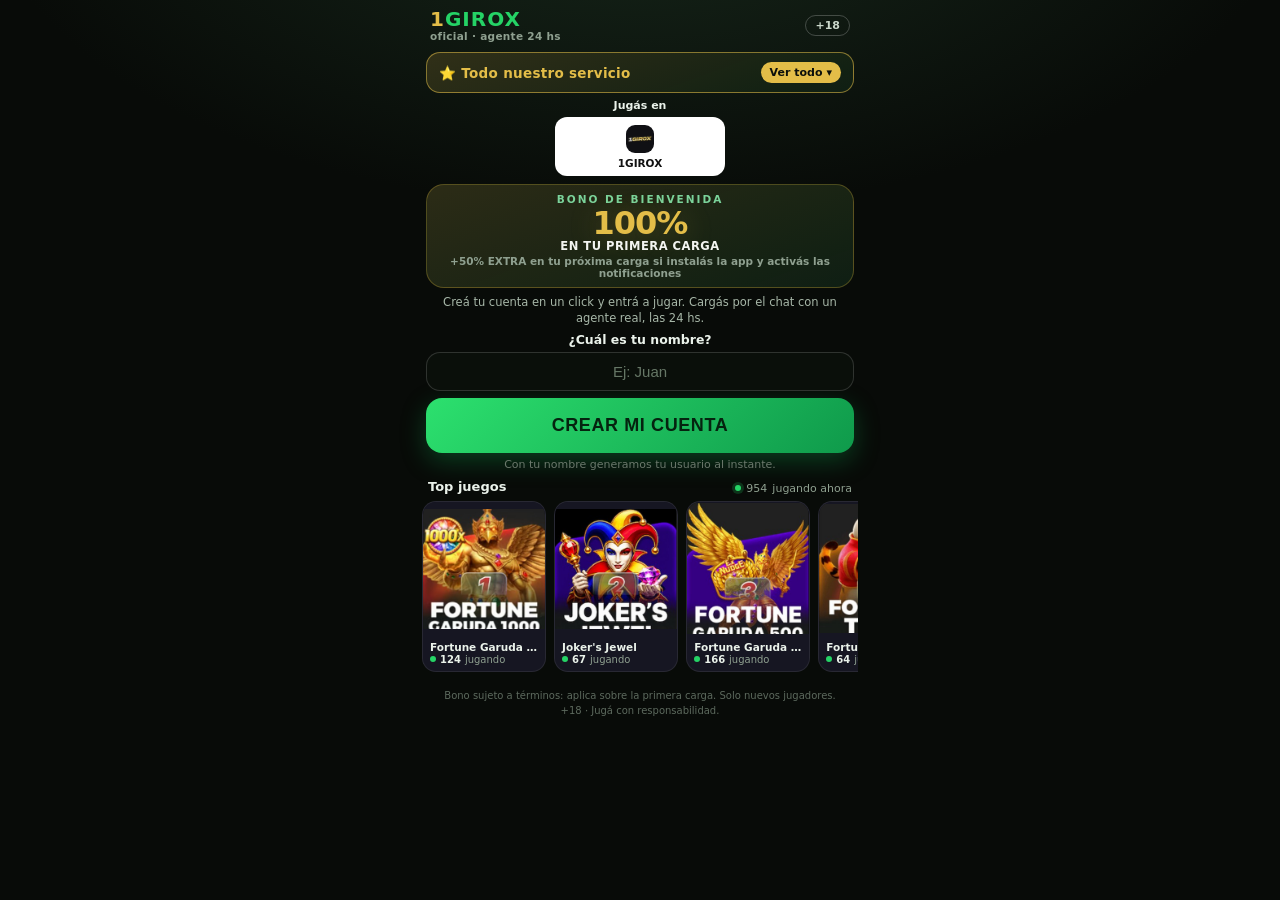
<file: landing/index.html>
<!DOCTYPE html>
<html lang="es">
<head>
<meta charset="utf-8">
<meta name="viewport" content="width=device-width, initial-scale=1, viewport-fit=cover">
<title>CARGAS 1GIROX — Creá tu cuenta</title>
<style>
  :root { color-scheme: dark; }
  * { box-sizing: border-box; margin: 0; padding: 0; }
  html, body { height: 100%; }
  body {
    font-family: "Segoe UI", system-ui, -apple-system, Roboto, sans-serif;
    background:
      radial-gradient(1100px 560px at 50% -14%, #17281b 0%, rgba(8,11,8,0) 60%),
      #080b08;
    color: #f3f5f1; min-height: 100%;
    display: flex; flex-direction: column; align-items: center;
    -webkit-font-smoothing: antialiased;
  }
  a { color: inherit; }

  /* Header */
  .top {
    width: 100%; max-width: 460px; display: flex; align-items: center;
    justify-content: space-between; padding: 8px 20px calc(0px + env(safe-area-inset-top,0px));
  }
  .logo { display: flex; align-items: center; gap: 9px; }
  .logo .mark { font-size: 20px; font-weight: 900; letter-spacing: 1px; line-height: 1.1; }
  .logo .mark .g { color: #e3bd48; } .logo .mark .x { color: #25d366; }
  .logo small { display: block; font-size: 10.5px; font-weight: 600; color: #8fa090; letter-spacing: .3px; }
  .plus18 {
    font-size: 11px; font-weight: 800; color: #cbd8cb;
    border: 1px solid rgba(255,255,255,0.22); border-radius: 999px; padding: 3px 9px;
  }

  main {
    width: 100%; max-width: 460px; flex: 1;
    padding: 4px 16px calc(20px + env(safe-area-inset-bottom,0px));
    display: flex; flex-direction: column;
  }

  /* Banner de bono */
  .promo {
    margin-top: 8px; border-radius: 18px; overflow: hidden;
    border: 1px solid rgba(212,175,55,0.3);
    background:
      linear-gradient(160deg, rgba(227,189,72,0.14), rgba(15,122,61,0.10)),
      #0e140e;
    padding: 8px 14px 8px; text-align: center;
  }
  .promo .eyebrow {
    font-size: 10.5px; font-weight: 800; letter-spacing: 2px; text-transform: uppercase;
    color: #7bd39b;
  }
  .promo .big {
    font-size: 32px; font-weight: 900; line-height: 1; letter-spacing: -1px;
    color: #e3bd48; text-shadow: 0 4px 30px rgba(227,189,72,0.28); margin: 2px 0 0;
  }
  .promo .sub { font-size: 11.5px; font-weight: 800; color: #f3f5f1; letter-spacing: .5px; }
  .promo .note { font-size: 10.5px; font-weight: 700; color: #8fa090; margin-top: 2px; }

  /* Copy */
  .pitch { text-align: center; color: #a7b7a8; font-size: 11.5px; line-height: 1.35; margin: 7px 4px 6px; }

  /* Form */
  .qname { text-align: center; font-size: 12.5px; font-weight: 800; color: #eaf2ea; margin-bottom: 5px; }
  input {
    width: 100%; padding: 10px 12px; font-size: 15px; color: #fff; text-align: center;
    background: #0a0f0a; border: 1px solid rgba(255,255,255,0.15); border-radius: 14px; outline: none;
    transition: border-color .2s, box-shadow .2s;
  }
  input::placeholder { color: #667766; }
  input:focus { border-color: #25d366; box-shadow: 0 0 0 3px rgba(37,211,102,0.16); }
  .cta {
    width: 100%; margin-top: 7px; padding: 11px; font-size: 14px; font-weight: 900; letter-spacing: .4px;
    color: #05230f; background: linear-gradient(135deg, #2ce06e, #0f9a4b);
    border: none; border-radius: 14px; cursor: pointer;
    display: flex; align-items: center; justify-content: center; gap: 9px;
    transition: transform .12s, filter .2s;
  }
  .cta:hover { filter: brightness(1.06); }
  .cta:active { transform: scale(0.99); }
  .cta:disabled { filter: saturate(.5) brightness(.85); cursor: default; }
  .hint { text-align: center; font-size: 11px; color: #6b786c; margin-top: 5px; margin-bottom: 4px; }
  .msg { text-align: center; font-size: 13px; min-height: 0; margin-top: 0; } .msg.err { margin-top: 6px; }
  .msg.err { color: #ff9090; }

  .spin {
    width: 17px; height: 17px; border-radius: 50%;
    border: 2px solid rgba(5,35,15,0.35); border-top-color: #05230f;
    animation: rot .7s linear infinite;
  }
  @keyframes rot { to { transform: rotate(360deg); } }

  /* Trust */
  .trust {
    display: flex; align-items: center; justify-content: center; gap: 14px; flex-wrap: wrap;
    margin-top: 12px; font-size: 11.5px; color: #8fa090;
  }
  .trust span { display: inline-flex; align-items: center; gap: 6px; }
  .trust .d { width: 5px; height: 5px; border-radius: 50%; background: #25d366; }
  .legal { text-align: center; font-size: 10px; color: #5d6a5e; line-height: 1.5; margin-top: 12px; }

  /* Pantalla de credenciales */
  .done { display: none; text-align: center; margin-top: 24px; }
  .done.on { display: block; animation: fade .4s ease; }
  @keyframes fade { from { opacity: 0; transform: translateY(8px); } to { opacity: 1; transform: none; } }
  .done h2 { font-size: 22px; font-weight: 900; margin-bottom: 4px; }
  .done h2 .em { color: #25d366; }
  .done .p { color: #a7b7a8; font-size: 14px; margin-bottom: 20px; }
  .cred {
    background: #0e140e; border: 1px solid rgba(212,175,55,0.3); border-radius: 14px;
    padding: 16px; display: grid; gap: 12px; text-align: left; margin-bottom: 8px;
  }
  .cred .row { display: flex; align-items: center; justify-content: space-between; gap: 12px; }
  .cred .k { font-size: 11px; font-weight: 800; letter-spacing: 1px; color: #8fa090; text-transform: uppercase; }
  .cred .v { font-size: 20px; font-weight: 900; color: #f3f5f1; font-family: "Courier New", monospace; letter-spacing: 1px; }
  .cred .v.gold { color: #e3bd48; }
  .save-note { font-size: 12px; color: #e3bd48; margin-bottom: 16px; }

  /* Popup de enganche */
  .pop {
    position: fixed; inset: 0; background: rgba(4,6,4,0.72);
    display: none; align-items: center; justify-content: center; padding: 24px; z-index: 50;
  }
  .pop.on { display: flex; animation: fade .25s ease; }
  .pop .box {
    width: 100%; max-width: 360px; background: #10160f; border: 1px solid rgba(212,175,55,0.35);
    border-radius: 20px; padding: 26px 22px; text-align: center; box-shadow: 0 24px 70px rgba(0,0,0,0.6);
  }
  .pop h3 { font-size: 20px; font-weight: 900; margin-bottom: 6px; }
  .pop p { color: #a7b7a8; font-size: 14px; line-height: 1.5; margin-bottom: 18px; }
  .pop .later {
    display: inline-block; margin-top: 12px; font-size: 13px; color: #8fa090;
    text-decoration: underline; cursor: pointer; background: none; border: none;
  }
  @media (prefers-reduced-motion: reduce) { .spin { animation: none; } .done.on, .pop.on { animation: none; } }

  /* ── Plataformas (3 íconos) y servicios resumidos (sólo título) — pedido del owner 2026-10-19 ── */
  /* #552: carrusel de juegos (como el Inicio de la app) */
  .games-h { display: flex; align-items: baseline; justify-content: space-between; margin-top: 8px; padding: 0 2px; }
  .games-h b { font-size: 13px; font-weight: 900; color: #eaf2ea; } .games-h small { font-size: 11px; color: #8fa090; display: inline-flex; align-items: center; gap: 5px; }
  .games-h .d { width: 6px; height: 6px; border-radius: 50%; background: #25d366; box-shadow: 0 0 0 3px rgba(37,211,102,.2); display: inline-block; }
  .games { display: flex; gap: 8px; overflow-x: auto; scroll-snap-type: x mandatory; scrollbar-width: none; margin: 6px -4px 0; padding: 0 4px 4px; }
  .games::-webkit-scrollbar { display: none; }
  .game { flex: 0 0 29%; max-width: 128px; scroll-snap-align: start; border-radius: 14px; overflow: hidden; background: #161622; border: 1px solid rgba(255,255,255,0.08); }
  .game img { width: 100%; aspect-ratio: 300 / 330; height: auto; object-fit: contain; display: block; background: #161622; }
  .game .gn { display: block; padding: 5px 7px 1px; font-size: 10.5px; font-weight: 800; color: #eaf2ea; white-space: nowrap; overflow: hidden; text-overflow: ellipsis; }
  .game .gp { display: flex; align-items: center; gap: 4px; padding: 0 7px 6px; font-size: 10px; color: #8fa090; }
  .game .gp i { width: 6px; height: 6px; border-radius: 50%; background: #25d366; display: inline-block; } .game .gp b { color: #eaf2ea; transition: opacity .25s; } .game .gp b.tick { opacity: .35; }
  /* #554: "Todo nuestro servicio" plegable arriba + plataformas en una fila afuera */
  details.svc { margin-top: 6px; border-radius: 14px; border: 1.5px solid rgba(227,189,72,0.55); background: linear-gradient(160deg, rgba(227,189,72,0.16), rgba(15,122,61,0.10)), #0e140e; padding: 0; }
  details.svc summary { list-style: none; cursor: pointer; display: flex; align-items: center; justify-content: space-between; gap: 8px; padding: 9px 12px; }
  details.svc summary::-webkit-details-marker { display: none; }
  .svc-t { font-size: 13.5px; font-weight: 900; color: #e3bd48; letter-spacing: .3px; }
  .svc-more { font-size: 11px; font-weight: 800; color: #0b0f0b; background: #e3bd48; border-radius: 999px; padding: 4px 9px; display: inline-flex; align-items: center; gap: 4px; }
  .svc-more i { font-style: normal; transition: transform .2s; } details[open] .svc-more i { transform: rotate(180deg); }
  .svc-more .on-open { display: none; } details[open] .svc-more .on-open { display: inline; } details[open] .svc-more .on-closed { display: none; }
  .svc-body { display: grid; grid-template-columns: 1fr 1fr; gap: 6px; padding: 0 10px 10px; }
  .sv { display: flex; gap: 7px; align-items: flex-start; background: rgba(0,0,0,0.25); border: 1px solid rgba(255,255,255,0.08); border-radius: 11px; padding: 7px 8px; }
  .sv i { width: 22px; height: 22px; flex: 0 0 22px; border-radius: 50%; background: rgba(227,189,72,0.16); color: #e3bd48; display: inline-flex; align-items: center; justify-content: center; } .sv i svg { width: 12px; height: 12px; }
  .sv b { display: block; font-size: 11px; font-weight: 900; color: #eaf2ea; line-height: 1.2; } .sv b span { color: #25d366; }
  .sv small { display: block; font-size: 9.5px; color: #8fa090; line-height: 1.3; margin-top: 1px; }
  .plats-box { margin-top: 6px; }
  .plats-k { text-align: center; font-size: 11px; font-weight: 900; color: #eaf2ea; margin-bottom: 5px; }
  .plats-box .plats { grid-template-columns: 1fr; max-width: 170px; margin: 0 auto; gap: 6px; }
  .plats-box .plat { padding: 7px 4px 6px; border-radius: 12px; font-size: 10.5px; gap: 4px; }
  .plats-box .plat img, .plats-box .plat .ini { width: 28px; height: 28px; border-radius: 9px; }
  /* centrado robusto (la página y el popup se veían corridos) */
  html, body { overflow-x: hidden; }
  .top, main { margin: 0 auto; }
  .pop { width: 100vw; padding: 20px; }
  .pop .box { width: min(100%, 340px); margin: 0 auto; }
  /* (viejo bloque unificado, ya no se usa) */
  .svc { margin-top: 10px; background: #0e140e; border: 1px solid rgba(255,255,255,0.10); border-radius: 16px; padding: 10px 10px 10px; }
  .svc-h { text-align: center; margin-bottom: 8px; } .svc-h b { display: block; font-size: 13px; font-weight: 900; color: #eaf2ea; } .svc-h small { font-size: 10.5px; color: #8fa090; }
  .plats-h { display: none; }
  .plats-h b { display: block; font-size: 13px; font-weight: 800; color: #eaf2ea; }
  .plats-h small { font-size: 11px; color: #8fa090; }
  .plats { display: grid; grid-template-columns: repeat(3, 1fr); gap: 6px; margin-top: 0; }
  /* #545 (owner): fondo BLANCO en las plataformas (sobre el fondo oscuro los logos se veían tapados) */
  .plat { position: relative; display: flex; flex-direction: column; align-items: center; gap: 4px; background: #ffffff; border: 1px solid rgba(255,255,255,0.35); border-radius: 12px; padding: 8px 4px 6px; font-size: 10.5px; font-weight: 800; color: #111; }
  .plat img, .plat .ini { width: 30px; height: 30px; border-radius: 9px; object-fit: cover; background: #fff; }
  .plat .ini { display: inline-flex; align-items: center; justify-content: center; background: linear-gradient(135deg, #e3bd48, #9c853a); color: #0b0f0b; font-size: 18px; font-weight: 900; }
  .plat small { position: absolute; top: 6px; right: 6px; font-size: 8px; font-weight: 800; letter-spacing: .3px; text-transform: uppercase; color: #6f6f6f; background: #f1f1f1; border-radius: 999px; padding: 2px 6px; }
  .plat.soon { color: #6f6f6f; } .plat.soon img { filter: grayscale(.4); opacity: .85; }
  .sys { display: grid; grid-template-columns: repeat(3, 1fr); gap: 5px; margin-top: 8px; }
  .sy { display: inline-flex; align-items: center; justify-content: center; gap: 4px; background: #0a0f0a; border: 1px solid rgba(255,255,255,0.10); border-radius: 999px; padding: 5px 4px; font-size: 9.5px; font-weight: 700; color: #eaf2ea; white-space: nowrap; overflow: hidden; }
  .sy i { width: 16px; height: 16px; flex: 0 0 16px; border-radius: 50%; background: rgba(227,189,72,0.14); color: #e3bd48; display: inline-flex; align-items: center; justify-content: center; }
  .sy i svg { width: 10px; height: 10px; }
  .sy b { color: #25d366; font-weight: 900; }
  /* Barra de progreso: nombre → cuenta creada → entra solo */
  .prog { display: none; margin-top: 14px; text-align: center; }
  .prog.on { display: block; }
  .prog b { display: block; font-size: 15px; font-weight: 900; color: #eaf2ea; margin-bottom: 8px; }
  .bar { width: 100%; max-width: 300px; height: 10px; margin: 0 auto; border-radius: 999px; background: #0a0f0a; border: 1px solid rgba(255,255,255,0.10); overflow: hidden; }
  .bar i { display: block; height: 100%; width: 35%; margin-left: -35%; border-radius: 999px; background: linear-gradient(135deg, #2ce06e, #0f9a4b); animation: bar 1.6s ease-in-out infinite; }
  .prog.in .bar i { width: 95%; margin-left: 0; animation: none; transition: width .9s ease; }
  @keyframes bar { to { margin-left: 100%; } }
  .prog small { display: block; margin-top: 8px; font-size: 11.5px; color: #8fa090; }
  .refhint { display: none; margin: 0 0 10px; text-align: center; font-size: 12px; font-weight: 800; color: #e3bd48; background: rgba(227,189,72,0.10); border: 1px solid rgba(227,189,72,0.35); border-radius: 999px; padding: 6px 10px; }
  .refhint.on { display: block; }
  /* #800 (owner): "crear usuario más grande" */
  .cta#cta { padding: 17px 16px !important; font-size: 18px !important; letter-spacing: .6px !important; border-radius: 16px !important; box-shadow: 0 8px 24px rgba(15, 154, 75, .35); animation: ctaPulse 1.6s ease-in-out infinite; }
  @keyframes ctaPulse { 0%, 100% { transform: scale(1); } 50% { transform: scale(1.03); } }
  @media (prefers-reduced-motion: reduce) { .cta#cta { animation: none; } }
</style>
</head>
<body>
  <div class="top">
    <div class="logo"><span><span class="mark"><span class="g">1</span><span class="x">GIROX</span></span><small>oficial · agente 24 hs</small></span></div>
    <div class="plus18">+18</div>
  </div>

  <main>
    <!-- #554 (owner): "Todo nuestro servicio" ARRIBA, bien remarcado y plegable (Ver todo = el detalle); las plataformas debajo, afuera -->
    <details class="svc" id="svc">
      <summary><span class="svc-t">⭐ Todo nuestro servicio</span><span class="svc-more"><b class="on-closed">Ver todo</b><b class="on-open">Cerrar</b> <i>▾</i></span></summary>
      <div class="svc-body">
        <div class="sv" data-s="carga"><i><svg viewBox="0 0 24 24" fill="none" stroke="currentColor" stroke-width="2" stroke-linecap="round" stroke-linejoin="round"><path d="M13 2L4.5 13.5H11l-1 8.5 8.5-11.5H12z"/></svg></i><div><b>Carga con agente 24 hs</b><small>Mandás el comprobante por el chat y un agente te acredita en minutos, a toda hora.</small></div></div>
        <div class="sv" data-s="reembolso"><i><svg viewBox="0 0 24 24" fill="none" stroke="currentColor" stroke-width="2" stroke-linecap="round" stroke-linejoin="round"><path d="M3 12a9 9 0 1 0 3-6.7"/><path d="M3 4v5h5"/><path d="M12 8v4l3 2"/></svg></i><div><b>Reembolso por rango <span id="sysRefund"></span></b><small>Sobre lo que perdés en el período. Subís de rango y cobrás más, desde la app.</small></div></div>
        <div class="sv" data-s="ruleta"><i><svg viewBox="0 0 24 24" fill="none" stroke="currentColor" stroke-width="2" stroke-linecap="round" stroke-linejoin="round"><circle cx="12" cy="12" r="9"/><path d="M12 3v18M3 12h18M6.4 6.4l11.2 11.2M17.6 6.4L6.4 17.6"/></svg></i><div><b>Ruleta diaria</b><small>Un giro por día con % extra y premios en plata.</small></div></div>
        <div class="sv" data-s="fueguito"><i><svg viewBox="0 0 24 24" fill="none" stroke="currentColor" stroke-width="2" stroke-linecap="round" stroke-linejoin="round"><path d="M12 3c1 3 4 4.5 4 8.5a4 4 0 0 1-8 0c0-1.5.5-2.5 1.5-3.5.3 1.2 1 2 2 2.5C11.5 8 11 5.5 12 3z"/><path d="M8 13c-1.5 1.5-2 3-2 4.5a6 6 0 0 0 12 0c0-1.5-.5-3-2-4.5"/></svg></i><div><b>Fueguito 🔥</b><small>Mantené la racha de cargas y cobrás premios en efectivo.</small></div></div>
        <div class="sv" data-s="referidos"><i><svg viewBox="0 0 24 24" fill="none" stroke="currentColor" stroke-width="2" stroke-linecap="round" stroke-linejoin="round"><circle cx="9" cy="8" r="3.2"/><circle cx="17" cy="9" r="2.6"/><path d="M3 19c0-3.3 2.7-6 6-6s6 2.7 6 6"/><path d="M15.5 14.2c2.6.3 4.5 2.4 4.5 4.8"/></svg></i><div><b>Referidos <span id="sysRef"></span></b><small>Invitás amigos y cobrás un % de su actividad, todos los meses.</small></div></div>
        <div class="sv" data-s="vip"><i><svg viewBox="0 0 24 24" fill="none" stroke="currentColor" stroke-width="2" stroke-linecap="round" stroke-linejoin="round"><path d="M3 8l4.5 4L12 5l4.5 7L21 8l-2 10H5z"/><path d="M5 20h14"/></svg></i><div><b>Niveles VIP</b><small>Subís de nivel con bonos y rakeback.</small></div></div>
        <div class="sv" data-s="soporte"><i><svg viewBox="0 0 24 24" fill="none" stroke="currentColor" stroke-width="2" stroke-linecap="round" stroke-linejoin="round"><path d="M20 12.5a7.5 7.5 0 0 1-11 6.6L4 20l1.2-4.4A7.5 7.5 0 1 1 20 12.5z"/></svg></i><div><b>Agente real 24 hs</b><small>Una persona te responde por chat, de día y de noche.</small></div></div>
        <div class="sv" data-s="retiros"><i><svg viewBox="0 0 24 24" fill="none" stroke="currentColor" stroke-width="2" stroke-linecap="round" stroke-linejoin="round"><rect x="3" y="5" width="18" height="14" rx="3"/><path d="M3 10h18M7 15h3"/></svg></i><div><b>Retiros a tu CBU</b><small>Un agente los confirma y salen al toque.</small></div></div>
      </div>
    </details>
    <!-- #557 (owner): "Elegí dónde jugar" arriba y las 3 plataformas debajo, en 3 columnas (la fila horizontal se salía de la pantalla) -->
    <div class="plats-box"><div class="plats-k">Jugás en</div><div class="plats" id="plats"></div></div>

    <!-- Pantalla 1: bono + form -->
    <section id="scForm">
      <div class="promo">
        <div class="eyebrow">Bono de bienvenida</div>
        <div class="big" id="bonusBig">100%</div>
        <div class="sub" id="bonusSub">EN TU PRIMERA CARGA</div>
        <div class="note" id="bonusNote">+50% EXTRA en tu próxima carga si instalás la app y activás las notificaciones</div>
      </div>

      <p class="pitch">Creá tu cuenta en un click y entrá a jugar. Cargás por el chat con un agente real, las 24 hs.</p>

      <form id="form" autocomplete="off">
        <div class="qname">¿Cuál es tu nombre?</div>
        <input id="name" type="text" placeholder="Ej: Juan" maxlength="40" required>
        <button class="cta" id="cta" type="submit"><span id="ctaLabel">CREAR MI CUENTA</span></button>
        <div class="hint">Con tu nombre generamos tu usuario al instante.</div>
        <div class="msg" id="msg" role="status" aria-live="polite"></div>
      </form>

      <!-- Barra de progreso: la cuenta se crea y ENTRA solo (usuario y clave quedan en Perfil, dentro de la app) -->
      <div class="prog" id="prog" aria-live="polite">
        <b id="progTxt">Creando tu cuenta…</b>
        <div class="bar"><i></i></div>
        <small>Tu usuario y tu clave quedan en Perfil. Es la misma clave para la app y para la plataforma.</small>
      </div>

      <!-- #546 (owner): se sacó la línea de confianza (acreditación · retiros · soporte) -->

      <!-- #552 (owner): carrusel de juegos (las fotos del Inicio de la app) y debajo TODO el servicio en un solo bloque -->
      <div class="games-h"><b>Top juegos</b><small><i class="d"></i><span id="gamesLive">0</span> jugando ahora</small></div>
      <div class="games" id="games"></div>

      <p class="legal">
        Bono sujeto a términos: aplica sobre la primera carga. Solo nuevos jugadores.<br>
        +18 · Jugá con responsabilidad.
      </p>
    </section>

    <!-- Pantalla 2: credenciales -->
    <section class="done" id="scDone">
      <h2>¡Listo! <span class="em">Tu cuenta está creada</span></h2>
      <p class="p">Anotá tus datos y entrá a jugar.</p>
      <div class="cred">
        <div class="row"><span class="k">Usuario</span><span class="v" id="outUser">—</span></div>
        <div class="row"><span class="k">Clave</span><span class="v gold" id="outPass">—</span></div>
      </div>
      <div class="save-note">📌 Guardá tu usuario y clave para volver a entrar cuando quieras.</div>
      <button class="cta" id="enterBtn" type="button">ENTRAR A MI CUENTA →</button>
    </section>
  </main>

  <!-- Popup de enganche -->
  <div class="pop" id="pop">
    <div class="box">
      <h3>¡Esperá! 🎁 Tu bono te espera</h3>
      <p>Creá tu cuenta ahora y activá tu bono de bienvenida. Tarda menos de un minuto.</p>
      <button class="cta" id="popCta" type="button">CREAR MI CUENTA</button>
      <button class="later" id="popLater" type="button">seguir mirando</button>
    </div>
  </div>

<script>
(function () {
  // ==== CONFIGURAR ====
  // #225 (owner 2026-11-03): landing con el diseño de la de PICACOMPARTIDO (servicios plegables, plataforma, carrusel de
  // juegos, barra de progreso) adaptada a ESTA página = carga MANUAL con un agente 24 hs (la otra es carga automática).
  // Los % reales (reembolso, referidos, bono por instalar la app) salen de GET /api/landing/info de este backend: nada hardcodeado.
  var API_BASE_DEFAULT = 'https://cargas1girox.com'; // ⚠️ backend de CARGAS 1GIROX (este repo, PUBLIC_BASE_URL). NO es vipcargas.com (ese tiene challenge de Cloudflare y rompe el CORS) ni el dominio de otra página.
  var CAMPAIGN_CODE = '';                            // fijo, o vacío = tomar de la URL
  var BONUS_BIG = '100%';                             // ⚠️ tu oferta REAL
  var BONUS_SUB = 'EN TU PRIMERA CARGA';
  var BONUS_NOTE = '+50% EXTRA en tu próxima carga si instalás la app y activás las notificaciones'; // owner 2026-11-03: el bono por instalar NO se suma al 100% de la 1ª carga (#221): va en la SIGUIENTE. Si el backend responde, el % se pisa con el REAL (#188/#222) y se oculta si está APAGADO.
  // ====================

  // Override del backend por URL (para PROBAR contra otro entorno sin editar el
  // archivo): agregá ?api=https://tuapp.onrender.com a la URL. Sin ese parámetro
  // usa el backend de producción. Solo se acepta https://.
  var API_BASE = API_BASE_DEFAULT;
  try {
    var _apiOverride = new URLSearchParams(location.search).get('api');
    if (_apiOverride && /^https:\/\//.test(_apiOverride)) {
      API_BASE = _apiOverride.replace(/\/+$/, '');
    }
  } catch (e) {}

  document.getElementById('bonusBig').textContent = BONUS_BIG;
  document.getElementById('bonusSub').textContent = BONUS_SUB;
  document.getElementById('bonusNote').textContent = BONUS_NOTE; document.getElementById('bonusNote').style.display = BONUS_NOTE ? '' : 'none';

  // ── #552: carrusel de juegos (fotos del Inicio de la app) con "N jugando" que varía rato a rato ──
  (function games() {
    var LIST = [['fortune-garuda-1000', 'Fortune Garuda 1000'], ['jokers-jewel', "Joker's Jewel"], ['fortune-garuda-500', 'Fortune Garuda 500'], ['fortune-tiger', 'Fortune Tiger'], ['fortune-gems-2', 'Fortune Gems 2'], ['fortune-rabbit', 'Fortune Rabbit'], ['fortune-gems', 'Fortune Gems'], ['fortune-dragon', 'Fortune Dragon'], ['golden-joker', 'Golden Joker']];
    var box = document.getElementById('games'); if (!box) return;
    var n = {}; LIST.forEach(function (g) { n[g[0]] = 50 + Math.floor(Math.random() * 151); });
    box.innerHTML = LIST.map(function (g) { return '<div class="game" data-g="' + g[0] + '"><img src="img/games/' + g[0] + '.jpg" alt="' + g[1].replace(/"/g, '') + '" loading="lazy"><span class="gn">' + g[1].replace(/</g, '') + '</span><span class="gp"><i></i><b>' + n[g[0]] + '</b> jugando</span></div>'; }).join('');
    function total() { var t = 0; LIST.forEach(function (g) { t += n[g[0]]; }); var e = document.getElementById('gamesLive'); if (e) e.textContent = t; }
    total();
    setInterval(function () {
      if (document.hidden) return;
      LIST.forEach(function (g) {
        if (Math.random() > 0.45) return;
        var d = (Math.random() < 0.5 ? -1 : 1) * (1 + Math.floor(Math.random() * 9));
        var v = Math.max(50, Math.min(200, n[g[0]] + d)); if (v === n[g[0]]) return; n[g[0]] = v;
        var el = box.querySelector('.game[data-g="' + g[0] + '"] b'); if (!el) return;
        el.textContent = v; el.classList.remove('tick'); void el.offsetWidth; el.classList.add('tick');
      });
      total();
    }, 9000);
  })();

  // ── La plataforma (esta página es SOLO 1girox; logo local en img/) ──
  (function () {
    var box = document.getElementById('plats'); if (!box) return;
    box.innerHTML = '<span class="plat"><img src="img/girox.png" alt="">1GIROX</span>';
  })();
  // ── % REALES desde este backend (#225 GET /api/landing/info); si no responde, los títulos quedan sin número. ──
  try {
    fetch(API_BASE + '/api/landing/info').then(function (r) { return r.ok ? r.json() : null; }).then(function (d) {
      if (!d) return;
      try { var rf = d.refunds || {}; var mp = Number(rf.maxPct); if (mp > 0) document.getElementById('sysRefund').textContent = 'hasta ' + mp + '%'; } catch (e) {}
      try { var rp = Number(d.referralPct); if (rp > 0) document.getElementById('sysRef').textContent = rp + '%'; } catch (e) {}
      // Bono por instalar la app (#188/#222): el % REAL del panel pisa el fijo; si está APAGADO, no se promete.
      try {
        var ib = d.installBonus, note = document.getElementById('bonusNote');
        if (note && ib === null) note.style.display = 'none';
        else if (note && ib && Number(ib.pct) > 0) { note.textContent = '+' + Number(ib.pct) + '% EXTRA en tu próxima carga si instalás la app y activás las notificaciones'; note.style.display = ''; }
      } catch (e) {}
      // Ruleta diaria apagada en el panel → no se promete.
      try { if (d.rouletteEnabled === false) { var r = document.querySelector('.sv[data-s="ruleta"]'); if (r) r.style.display = 'none'; } } catch (e) {}
    }).catch(function () {});
  } catch (e) {}

  // ============================================================
  // ESCAPE del navegador EMBEBIDO de Instagram/Facebook/TikTok (#260).
  // Los anuncios abren la landing DENTRO de la app (webview): la cuenta queda
  // "presa" ahí (sin instalar la PWA, sin notificaciones, y al cerrar IG la
  // pierden). Android: se puede saltar a Chrome con un intent:// (automático +
  // botón). iPhone: no hay salto programático confiable → botón x-safari- +
  // instrucciones del menú ⋯. SIEMPRE se preserva la URL completa (código de
  // campaña + fbclid) para no perder la atribución. "Seguir acá" queda como
  // salida chica para no perder la conversión si el escape falla.
  (function escapeInAppBrowser() {
    var ua = navigator.userAgent || '';
    if (!/Instagram|FBAN|FBAV|FB_IAB|FBAG|TikTok|musical_ly|Bytedance/i.test(ua)) return;
    var isAndroid = /Android/i.test(ua);
    var full = location.href;
    var tail = location.host + location.pathname + location.search;
    var intentUrl = 'intent://' + tail + '#Intent;scheme=https;package=com.android.chrome;S.browser_fallback_url=' + encodeURIComponent(full) + ';end';
    var safariUrl = 'x-safari-https://' + tail;
    function mount() {
      if (document.getElementById('iabEscape')) return;
      var ov = document.createElement('div');
      ov.id = 'iabEscape';
      ov.style.cssText = 'position:fixed;inset:0;z-index:2147483000;background:radial-gradient(120% 90% at 50% 0%,#0d1f14 0%,#060d09 60%);' +
        'display:flex;flex-direction:column;align-items:center;justify-content:center;padding:26px 22px;text-align:center;box-sizing:border-box;';
      ov.innerHTML =
        '<div style="font-size:40px;line-height:1;">🌐</div>' +
        '<div style="font-size:20px;font-weight:900;color:#fff;margin:10px 0 6px;">Abrí la página en tu navegador</div>' +
        '<div style="font-size:13.5px;color:#b9c4bd;line-height:1.5;max-width:340px;">Estás dentro de ' + (/TikTok|musical_ly|Bytedance/i.test(ua) ? 'TikTok' : (/Instagram/i.test(ua) ? 'Instagram' : 'Facebook')) + '. ' +
          'Para que tu cuenta te quede <b style="color:#fff;">guardada</b> y puedas volver cuando quieras, abrila en ' + (isAndroid ? 'Chrome' : 'Safari') + '.</div>' +
        (isAndroid
          ? '<a href="' + intentUrl + '" style="display:block;width:100%;max-width:340px;margin-top:18px;background:linear-gradient(135deg,#26e07f,#0f9d58);' +
            'color:#00301a;border-radius:14px;padding:16px;font-size:17px;font-weight:900;text-decoration:none;">🚀 ABRIR EN CHROME</a>'
          : '<div style="margin-top:16px;background:rgba(38,224,127,0.10);border:1.5px solid #26e07f88;border-radius:14px;padding:14px 16px;max-width:340px;">' +
              '<div style="font-size:15px;color:#fff;font-weight:900;line-height:1.6;text-align:left;">' +
              '1️⃣ Tocá los <b style="color:#26e07f;">⋯</b> arriba a la derecha ↗️<br>' +
              '2️⃣ Elegí <b style="color:#26e07f;">"Abrir en el navegador externo"</b></div></div>' +
            '<div style="margin-top:10px;font-size:12px;color:#8fd7ae;max-width:340px;line-height:1.45;">🔒 Así tu usuario queda <b style="color:#fff;">guardado en tu celular</b> y no lo perdés al cerrar Instagram.</div>' +
            '<button type="button" id="iabCopy" style="width:100%;max-width:340px;margin-top:12px;background:rgba(255,255,255,0.10);' +
              'color:#fff;border:1px solid rgba(255,255,255,0.22);border-radius:12px;padding:12px;font-size:13.5px;font-weight:800;cursor:pointer;">📋 TOCÁ ACÁ y el link se copia solo → pegalo en Safari</button>') +
        '<button type="button" id="iabStay" style="margin-top:16px;background:none;border:none;color:#7c8781;font-size:12px;text-decoration:underline;cursor:pointer;">Seguir acá de todos modos</button>';
      document.body.appendChild(ov);
      var stay = document.getElementById('iabStay');
      if (stay) stay.onclick = function () { try { ov.parentNode.removeChild(ov); } catch (e) {} };
      // iPhone: flecha animada hacia el menú ⋯ (arriba a la derecha) — es el
      // ÚNICO camino confiable en el webview de IG iOS (x-safari- está
      // bloqueado en las versiones nuevas; el botón "no hacía nada").
      if (!isAndroid) {
        var arrow = document.createElement('div');
        arrow.textContent = '👆';
        arrow.style.cssText = 'position:absolute;top:10px;right:18px;font-size:34px;animation:iabB 1s ease-in-out infinite;';
        var st = document.createElement('style');
        st.textContent = '@keyframes iabB{0%,100%{transform:translateY(0)}50%{transform:translateY(10px)}}';
        ov.appendChild(st); ov.appendChild(arrow);
        var cp = document.getElementById('iabCopy');
        if (cp) cp.onclick = function () {
          var done = function () { cp.textContent = '✅ Link copiado — abrí Safari y pegalo'; };
          try {
            if (navigator.clipboard && navigator.clipboard.writeText) { navigator.clipboard.writeText(full).then(done).catch(function () {}); return; }
          } catch (e) {}
          try {
            var ta = document.createElement('textarea');
            ta.value = full; ta.style.cssText = 'position:fixed;opacity:0;';
            document.body.appendChild(ta); ta.select(); document.execCommand('copy'); document.body.removeChild(ta); done();
          } catch (e) {}
        };
        // Intento silencioso del scheme por si esta versión del webview lo permite.
        setTimeout(function () { try { location.href = safariUrl; } catch (e) {} }, 500);
      }
      // Android: intento AUTOMÁTICO una vez (si el webview lo permite, salta
      // solo a Chrome con la MISMA URL; si no, queda el botón).
      if (isAndroid) setTimeout(function () { try { location.href = intentUrl; } catch (e) {} }, 350);
    }
    if (document.body) mount();
    else document.addEventListener('DOMContentLoaded', mount);
  })();

  // Píxel de Meta por campaña/publicista (#214): el backend dice qué píxeles cargar (GET /api/meta-pixel-id?c=<campaña>);
  // si no hay ninguno para esta campaña no se carga fbq. El registro dispara CompleteRegistration con el eventID que
  // devuelve el backend (metaEventId) para que Meta deduplique con la CAPI server-side.
  (function loadMetaPixel() {
    var _inited = false;
    function initPixels(ids) {
      if (_inited || !ids || !ids.length) return;
      _inited = true;
      window.__giroxPixelIds = ids;
      try {
        !function(f,b,e,v,n,t,s){if(f.fbq)return;n=f.fbq=function(){n.callMethod?n.callMethod.apply(n,arguments):n.queue.push(arguments)};if(!f._fbq)f._fbq=n;n.push=n;n.loaded=!0;n.version='2.0';n.queue=[];t=b.createElement(e);t.async=!0;t.src=v;s=b.getElementsByTagName(e)[0];s.parentNode.insertBefore(t,s)}(window,document,'script','https://connect.facebook.net/en_US/fbevents.js');
      } catch (e) { return; }
      ids.forEach(function (id) { try { fbq('init', id); } catch (e) {} });
      try { fbq('track', 'PageView'); } catch (e) {}
    }
    try {
      var _pixCampaign = '';
      try { _pixCampaign = resolveCampaign() || ''; } catch (e) {}
      if (!_pixCampaign) return;
      fetch(API_BASE + '/api/meta-pixel-id?c=' + encodeURIComponent(_pixCampaign))
        .then(function (r) { return r.json(); })
        .then(function (d) { initPixels(d && d.pixelIds ? d.pixelIds : []); })
        .catch(function () {});
    } catch (e) {}
  })();

  function resolveCampaign() {
    if (CAMPAIGN_CODE) return CAMPAIGN_CODE;
    var q = new URLSearchParams(location.search);
    var c = q.get('p') || q.get('campaign');
    if (c) return c;
    var seg = location.pathname.replace(/^\/+/, '').split('/')[0];
    if (seg && /^[A-Za-z0-9_-]{3,40}$/.test(seg)) return seg;
    return '';
  }
  function utmFromUrl() {
    var q = new URLSearchParams(location.search);
    return { source: q.get('utm_source'), medium: q.get('utm_medium'),
             campaign: q.get('utm_campaign'), content: q.get('utm_content'), term: q.get('utm_term') };
  }
  function cookie(n) { var m = document.cookie.match(new RegExp('(?:^|; )' + n + '=([^;]*)')); return m ? decodeURIComponent(m[1]) : null; }

  // ATRIBUCIÓN DE PAUTA: la cookie _fbc la crea el pixel de navegador, pero puede
  // NO haber cargado aún cuando el cliente se registra (fetch async del Pixel ID).
  // Fallback: sin esto, el click del anuncio (?fbclid=...) se PERDÍA y la
  // conversión no se atribuía a la campaña. Se
  // construye el fbc a mano con el formato oficial (fb.1.<timestamp>.<fbclid>)
  // y el backend lo persiste en el usuario → TODOS los eventos del embudo
  // (registro, carga, retiro) viajan atribuidos al anuncio que trajo al lead.
  function fbcFromUrl() {
    var existing = cookie('_fbc');
    if (existing) return existing;
    try {
      var id = new URLSearchParams(location.search).get('fbclid');
      if (id) return 'fb.1.' + Date.now() + '.' + id;
    } catch (e) {}
    return null;
  }

  // fbp: identificador de navegador que crea el pixel de Meta. Ahora el pixel se
  // carga (loadMetaPixel), pero el fetch del Pixel ID es async y puede no haber
  // creado la cookie _fbp cuando el cliente se registra. Fallback: si _fbp no
  // está todavía, se genera uno válido
  // (fb.1.<timestamp>.<random>) y se PERSISTE en la cookie, así se reusa el MISMO
  // valor siempre — y el pixel de la PWA lo reutiliza al entrar, correlacionándolo
  // con el navegador. Mismo criterio que fbcFromUrl(). owner 2026-08-25.
  function fbpFromCookieOrGen() {
    var existing = cookie('_fbp');
    if (existing) return existing;
    try {
      var v = 'fb.1.' + Date.now() + '.' + (Math.floor(1e9 + Math.random() * 9e9));
      document.cookie = '_fbp=' + v + '; path=/; max-age=' + (90 * 24 * 3600) + '; SameSite=Lax';
      return v;
    } catch (e) { return null; }
  }

  var form = document.getElementById('form');
  var nameEl = document.getElementById('name');
  var cta = document.getElementById('cta');
  var ctaLabel = document.getElementById('ctaLabel');
  var msg = document.getElementById('msg');
  var scForm = document.getElementById('scForm');
  var scDone = document.getElementById('scDone');
  var enterBtn = document.getElementById('enterBtn');

  form.addEventListener('submit', function (e) {
    e.preventDefault();
    var name = nameEl.value.trim();
    var campaign = resolveCampaign();
    msg.className = 'msg'; msg.textContent = '';
    if (name.length < 2) { msg.className = 'msg err'; msg.textContent = 'Escribí tu nombre.'; return; }
    if (!campaign) { msg.className = 'msg err'; msg.textContent = 'Link inválido: falta el código de campaña.'; return; }

    cta.disabled = true;
    ctaLabel.textContent = 'Creando tu cuenta';
    var sp = document.createElement('span'); sp.className = 'spin'; cta.appendChild(sp);
    // Barra de progreso: se ve mientras se crea la cuenta y hasta que entra a la app.
    var prog = document.getElementById('prog'), progTxt = document.getElementById('progTxt');
    form.style.display = 'none'; prog.classList.remove('in'); prog.classList.add('on'); progTxt.textContent = 'Creando tu cuenta…';
    var progFail = function () { prog.classList.remove('on'); form.style.display = ''; };

    fetch(API_BASE + '/api/landing/signup', {
      method: 'POST', headers: { 'Content-Type': 'application/json' },
      body: JSON.stringify({ name: name, campaignCode: campaign, utm: utmFromUrl(),
        fbc: fbcFromUrl(), fbp: fbpFromCookieOrGen(), landingUrl: location.href })
    })
    .then(function (r) { return r.json().then(function (d) { return { ok: r.ok, d: d }; }); })
    .then(function (res) {
      if (res.ok && res.d && res.d.accessUrl) {
        // FLUJO SOLAPADO (owner 2026-08-19): la landing NO muestra más las
        // credenciales — redirige YA a la PWA, que muestra el recuadro de
        // usuario+clave apenas carga (`ir=creds`) mientras por atrás canjea el
        // link, conecta el chat y deja el SSO listo. Al tocar "ENTRAR AL
        // CASINO" 1girox abre al instante: la espera se solapa con la lectura.
        // Las credenciales viajan en el FRAGMENTO (#lc=...) — el fragmento no
        // llega al servidor ni queda en logs; la PWA lo lee y limpia la URL.
        var dest = res.d.accessUrl || res.d.enterUrl;
        if (!(dest === API_BASE || String(dest).indexOf(API_BASE + '/') === 0)) dest = API_BASE + '/'; // sólo al backend (idea del #553 de la otra página)
        try {
          dest += '#lc=' + encodeURIComponent((res.d.username || '') + ':' + (res.d.password || ''));
        } catch (e) {}
        // DEDUP (pedido del partner Pulse, 2026-08-22): recordar en ESTE
        // dispositivo que ya se registró → si vuelve a la landing NO crea otra
        // cuenta ni dispara otro evento de registro a Meta.
        try { localStorage.setItem('girox_signed', res.d.username || '1'); } catch (e) {}
        // Registro en el NAVEGADOR con el MISMO event_id que la CAPI (reg_<id>)
        // → Meta DEDUPLICA browser+server. fbq usa sendBeacon: sobrevive a la
        // redirección de abajo (owner 2026-08-26).
        try {
          if (window.fbq && res.d.metaEventId) {
            fbq('track', 'CompleteRegistration', { content_name: 'signup_landing' }, { eventID: res.d.metaEventId });
          }
        } catch (e) {}
        ctaLabel.textContent = 'Entrando';
        progTxt.textContent = 'Entrando a tu cuenta…'; prog.classList.add('in');
        // Entra DIRECTO a la sesión: el link de acceso loguea solo; usuario y clave quedan en Perfil dentro de la app.
        window.location.href = dest;
      } else {
        progFail();
        cta.disabled = false; sp.remove(); ctaLabel.textContent = 'CREAR MI CUENTA';
        msg.className = 'msg err';
        msg.textContent = (res.d && res.d.error) || 'No pudimos crear tu cuenta. Probá de nuevo.';
      }
    })
    .catch(function () {
      progFail();
      cta.disabled = false; sp.remove(); ctaLabel.textContent = 'CREAR MI CUENTA';
      msg.className = 'msg err'; msg.textContent = 'Sin conexión. Probá de nuevo.';
    });
  });

  // Popup de enganche: al intento de salida (desktop) o a los 12s (mobile), una sola vez.
  var pop = document.getElementById('pop');
  var popShown = false;
  function showPop() {
    if (popShown || scDone.classList.contains('on')) return;
    popShown = true; pop.classList.add('on');
  }
  document.addEventListener('mouseout', function (e) { if (!e.relatedTarget && e.clientY <= 0) showPop(); });
  setTimeout(showPop, 12000);
  document.getElementById('popCta').onclick = function () { pop.classList.remove('on'); nameEl.focus(); };
  document.getElementById('popLater').onclick = function () { pop.classList.remove('on'); };
  pop.addEventListener('click', function (e) { if (e.target === pop) pop.classList.remove('on'); });

  // DEDUP al VOLVER (pedido del partner): si en este dispositivo ya se creó una
  // cuenta, NO se muestra el form de registro → no se crea otra cuenta ni se
  // dispara otro evento a Meta. Se ofrece ENTRAR a la cuenta existente.
  (function () {
    var signed = null;
    try { signed = localStorage.getItem('girox_signed'); } catch (e) {}
    if (!signed) return;

    // LAST-TOUCH (owner 2026-08-22): si el jugador YA registrado vuelve por OTRA
    // campaña/anuncio (viene con fbclid nuevo), actualizamos su atribución de
    // Meta al último clic → la próxima carga se acredita a ESA campaña. No crea
    // cuenta ni dispara registro. Solo si hay fbclid (o sea, vino de un anuncio).
    try {
      var _hasClick = new URLSearchParams(location.search).get('fbclid');
      if (_hasClick && signed && signed !== '1') {
        fetch(API_BASE + '/api/landing/touch', {
          method: 'POST', headers: { 'Content-Type': 'application/json' },
          body: JSON.stringify({
            username: signed, campaignCode: resolveCampaign(),
            fbc: fbcFromUrl(), fbp: fbpFromCookieOrGen(), landingUrl: location.href
          })
        }).catch(function () {});
      }
    } catch (e) {}

    if (scForm) scForm.style.display = 'none';
    var box = document.createElement('section');
    box.className = 'done on';
    box.innerHTML =
      '<h2>Ya tenés tu cuenta <span class="em">✅</span></h2>' +
      '<p class="p">En este dispositivo ya creaste una cuenta' +
        (signed && signed !== '1' ? ' (<b>' + signed.replace(/[<>&]/g, '') + '</b>)' : '') + '.</p>' +
      '<button class="cta" id="reenterBtn" type="button">ENTRAR A MI CUENTA →</button>';
    scForm.parentNode.insertBefore(box, scForm);
    document.getElementById('reenterBtn').onclick = function () {
      // A la PWA (misma página del casino): si la sesión sigue viva entra
      // directo; si no, ahí inicia sesión con su usuario/clave. NO re-registra.
      window.location.href = API_BASE;
    };
    // Sin "crear otra cuenta" (owner 2026-08-22): contradecía el dedup pedido
    // por el partner. Una cuenta por dispositivo → solo ENTRAR.
  })();
})();
</script>
</body>
</html>
</file>
